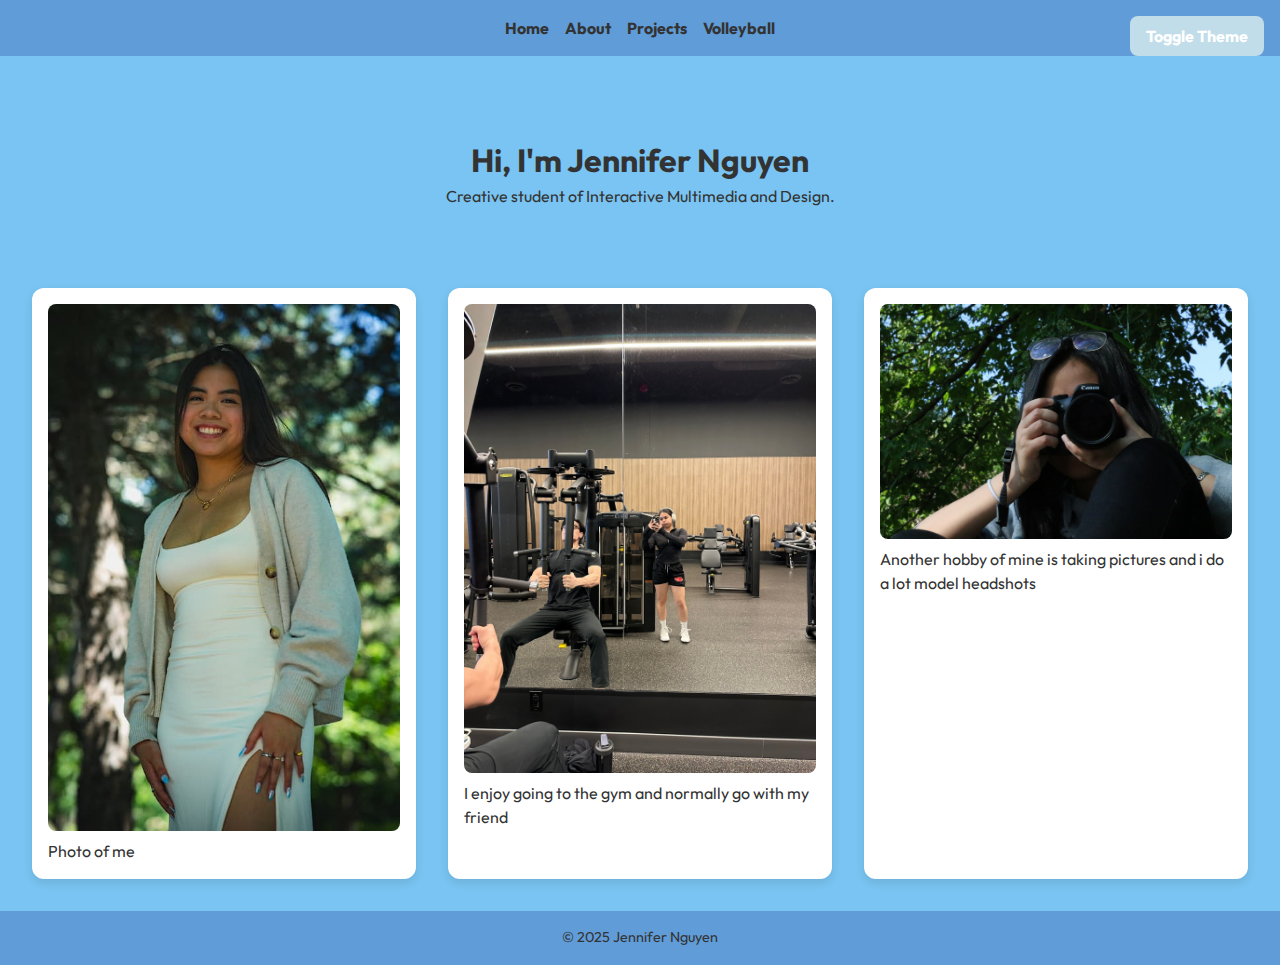
<file: index.html>
<!DOCTYPE html>
<html lang="en">
<head>
  <meta charset="UTF-8" />
  <meta name="viewport" content="width=device-width, initial-scale=1.0" />
  <link rel="icon" href="images/Volleyball-1.jpg" />
  <link rel="stylesheet" href="styles/reset.css" />
  <link rel="stylesheet" href="styles/global.css" />
  <link href="https://fonts.googleapis.com/css2?family=Outfit:wght@300;600&family=Playfair+Display:wght@500&display=swap" rel="stylesheet">
  <title>Home | Jennifer Nguyen</title>
</head>
<body>
  <a class="skip-link" href="#main">Skip to main content</a>
  <div class="page-wrapper">
  <header>
    <button id="menu-toggle" class="menu-toggle" aria-label="Toggle menu">&#9776;</button>
    <nav>
      <a href="index.html">Home</a>
      <a href="about.html">About</a>
      <a href="projects.html">Projects</a>
      <a href="volleyball.html">Volleyball</a>
    </nav>
  </header>

  <main id="main">
    <section class="hero">
      <h1>Hi, I'm Jennifer Nguyen</h1>
      <p>Creative student of Interactive Multimedia and Design.</p>
    </section>
    <section class="grid">
      <div class="card"><img src="images/me.jpg" alt="Photo of me"><p>Photo of me</p></div>
      <div class="card"><img src="images/gym.jpg" alt="At the gym"><p>I enjoy going to the gym and normally go with my friend</p></div>
      <div class="card"><img src="images/photography.jpg" alt="Photo being taken"><p>Another hobby of mine is taking pictures and i do a lot model headshots</p></div>
    </section>
    
  </main>
  <button id="back-to-top" class="back-to-top" aria-label="Scroll to top">↑</button>

  <footer>
    <p>&copy; 2025 Jennifer Nguyen</p>
  </footer>
</div>
  <script src="scripts/main.js"></script>
</body>
</html>
</file>
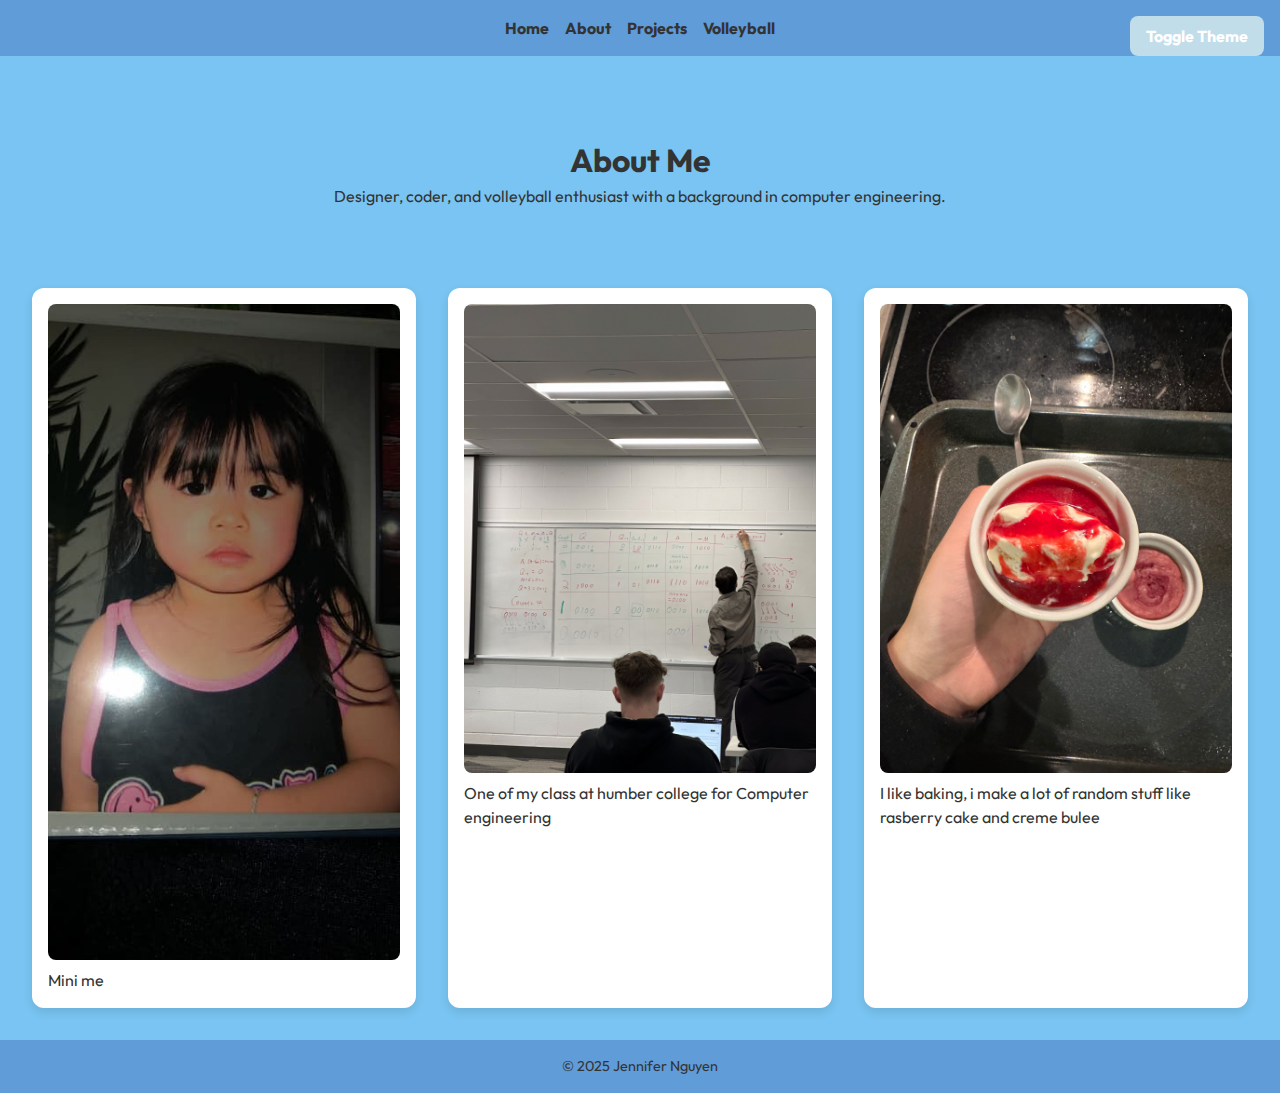
<file: about.html>
<!DOCTYPE html>
<html lang="en">
<head>
  <meta charset="UTF-8" />
  <meta name="viewport" content="width=device-width, initial-scale=1.0" />
  <link rel="icon" href="images/Volleyball-1.jpg" />
  <link rel="stylesheet" href="styles/reset.css" />
  <link rel="stylesheet" href="styles/global.css" />
  <link href="https://fonts.googleapis.com/css2?family=Outfit:wght@300;600&family=Playfair+Display:wght@500&display=swap" rel="stylesheet">
  <title>About | Jennifer Nguyen</title>
</head>

<body>
  <a class="skip-link" href="#main">Skip to main content</a>
  <div class="page-wrapper">
  <header>
    <button id="menu-toggle" class="menu-toggle" aria-label="Toggle menu">&#9776;</button>
    <nav>
      <a href="index.html">Home</a>
      <a href="about.html">About</a>
      <a href="projects.html">Projects</a>
      <a href="volleyball.html">Volleyball</a>
    </nav>
  </header>

  <main id="main">
    <section class="hero">
      <h1>About Me</h1>
      <p>Designer, coder, and volleyball enthusiast with a background in computer engineering.</p>
    </section>
    <section class="grid">
      <div class="card"><img src="images/mini_me.jpg" alt="Mini me"><p>Mini me</p></div>
      <div class="card"><img src="images/school.jpg" alt="Computer engineering class"><p>One of my class at humber college for Computer engineering</p></div>
      <div class="card"><img src="images/bake.jpg" alt="cake"><p>I like baking, i make a lot of random stuff like rasberry cake and creme bulee</p></div>
    </section>
    
  </main>
  <button id="back-to-top" class="back-to-top" aria-label="Scroll to top">↑</button>

  <footer>
    <p>&copy; 2025 Jennifer Nguyen</p>
  </footer>
</div>
  <script src="scripts/main.js"></script>
</body>
</html>
</file>
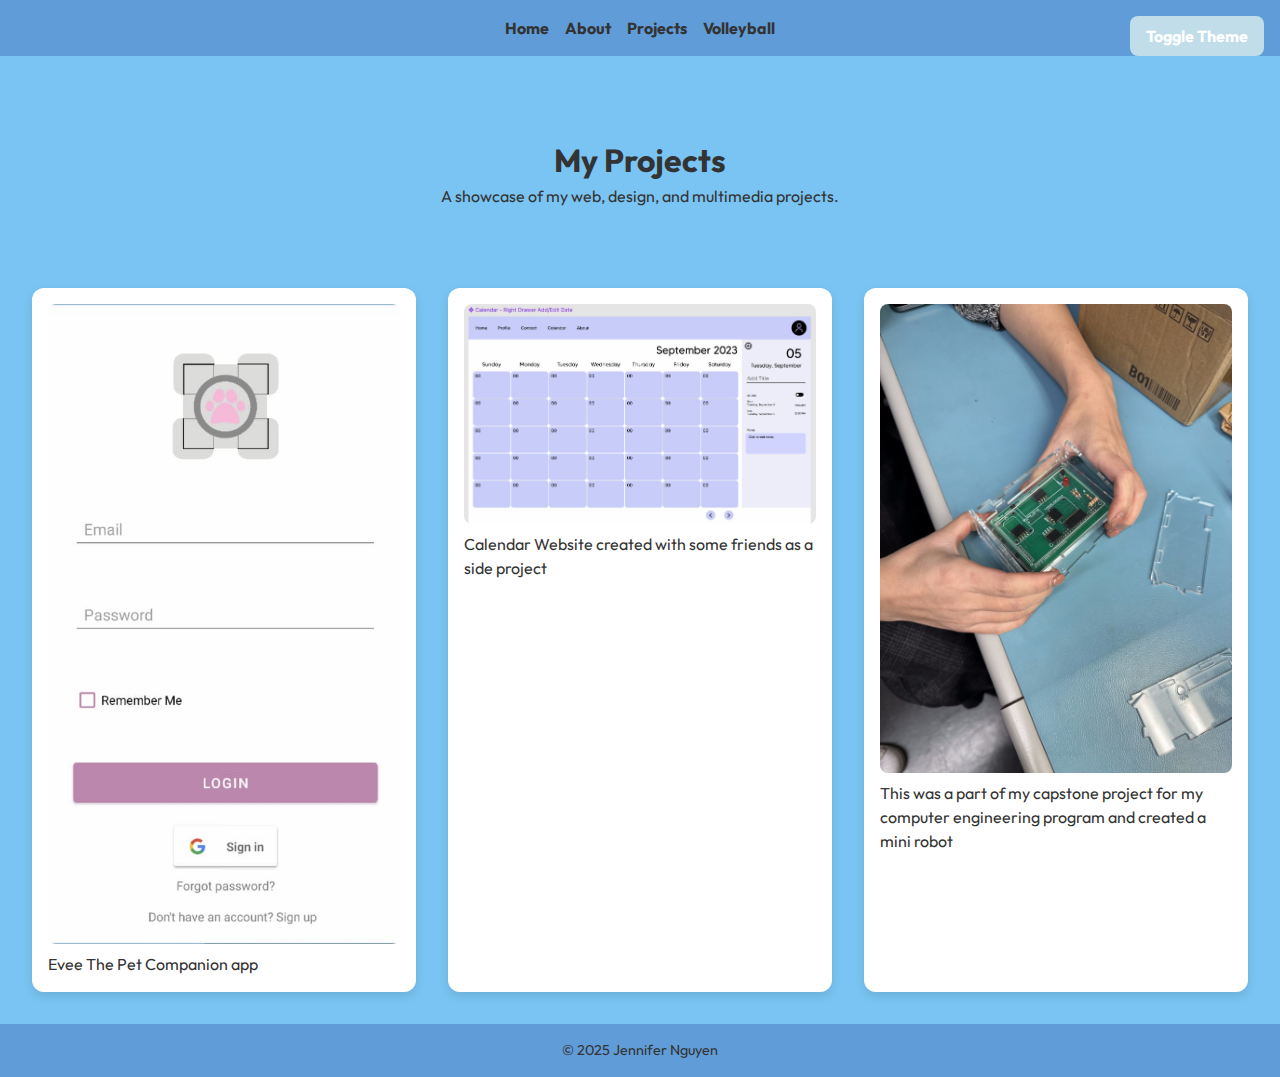
<file: projects.html>
<!DOCTYPE html>
<html lang="en">
<head>
  <meta charset="UTF-8" />
  <meta name="viewport" content="width=device-width, initial-scale=1.0" />
  <link rel="icon" href="images/Volleyball-1.jpg" />
  <link rel="stylesheet" href="styles/reset.css" />
  <link rel="stylesheet" href="styles/global.css" />
  <link href="https://fonts.googleapis.com/css2?family=Outfit:wght@300;600&family=Playfair+Display:wght@500&display=swap" rel="stylesheet">
  <title>Projects | Jennifer Nguyen</title>
</head>
<body>
  <a class="skip-link" href="#main">Skip to main content</a>
  <div class="page-wrapper">
  <header>
    <button id="menu-toggle" class="menu-toggle" aria-label="Toggle menu">&#9776;</button>
    <nav>
      <a href="index.html">Home</a>
      <a href="about.html">About</a>
      <a href="projects.html">Projects</a>
      <a href="volleyball.html">Volleyball</a>
    </nav>
  </header>

  <main id="main">
    <section class="hero">
      <h1>My Projects</h1>
      <p>A showcase of my web, design, and multimedia projects.</p>
    </section>
    <section class="grid">
      <div class="card"><img src="images/evee.jpg" alt="Evee The Pet Companion app"><p>Evee The Pet Companion app</p></div>
      <div class="card"><img src="images/calendar.jpg" alt="Calendar Website"><p>Calendar Website created with some friends as a side project</p></div>
      <div class="card"><img src="images/project.jpg" alt="Capstone project"><p>This was a part of my capstone project for my computer engineering program and created a mini robot</p></div>
    </section>
    
  </main>
  <button id="back-to-top" class="back-to-top" aria-label="Scroll to top">↑</button>

  <footer>
    <p>&copy; 2025 Jennifer Nguyen</p>
  </footer>
</div>
  <script src="scripts/main.js"></script>
</body>
</html>
</file>
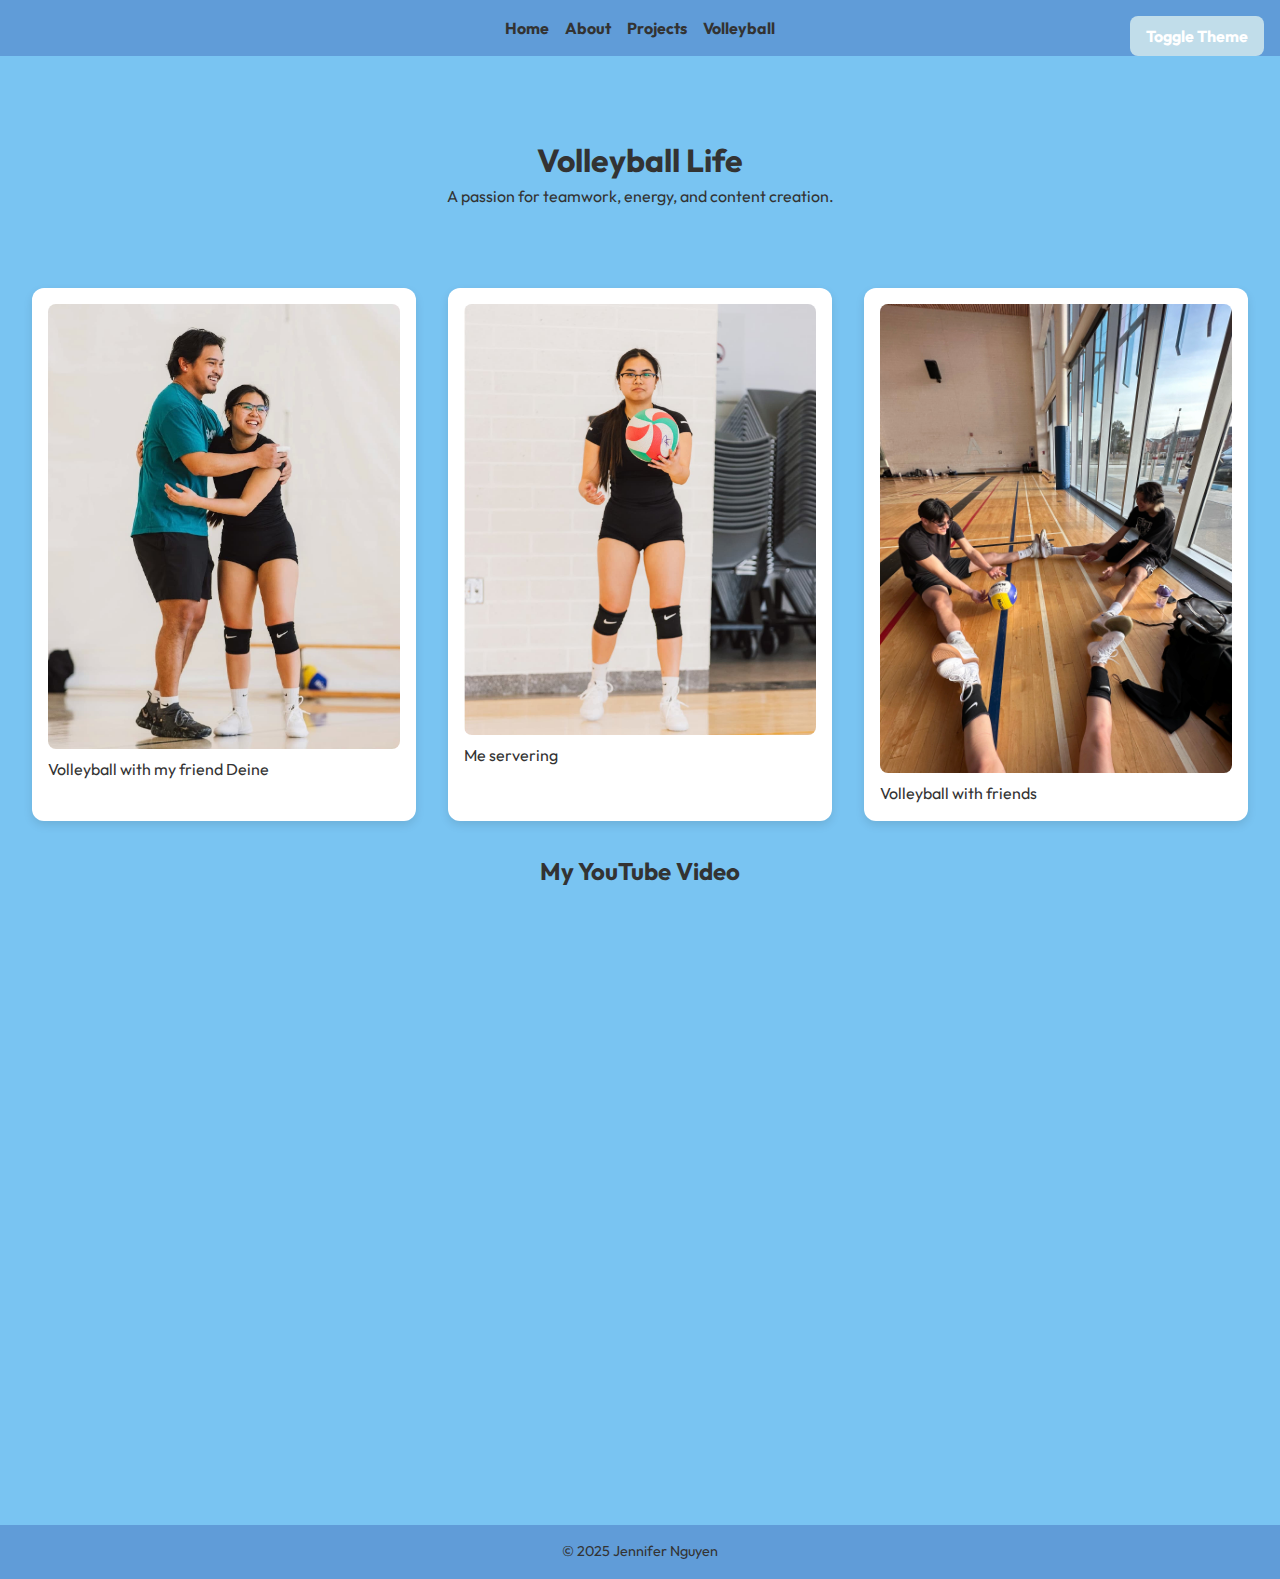
<file: volleyball.html>
<!DOCTYPE html>
<html lang="en">
<head>
  <meta charset="UTF-8" />
  <meta name="viewport" content="width=device-width, initial-scale=1.0" />
  <link rel="icon" href="images/Volleyball-1.jpg" />
  <link rel="stylesheet" href="styles/reset.css" />
  <link rel="stylesheet" href="styles/global.css" />
  <link href="https://fonts.googleapis.com/css2?family=Outfit:wght@300;600&family=Playfair+Display:wght@500&display=swap" rel="stylesheet">
  <title>Volleyball | Jennifer Nguyen</title>
</head>
<body>
  <a class="skip-link" href="#main">Skip to main content</a>
  <div class="page-wrapper">
  <header>
    <button id="menu-toggle" class="menu-toggle" aria-label="Toggle menu">&#9776;</button>
    <nav>
      <a href="index.html">Home</a>
      <a href="about.html">About</a>
      <a href="projects.html">Projects</a>
      <a href="volleyball.html">Volleyball</a>
    </nav>
  </header>

  <main id="main">
    <section class="hero">
      <h1>Volleyball Life</h1>
      <p>A passion for teamwork, energy, and content creation.</p>
    </section>
    <section class="grid">
      <div class="card"><img src="images/volleyball.jpg" alt="Volleyball with my friend Deine"><p>Volleyball with my friend Deine</p></div>
      <div class="card"><img src="images/me_volleyball.jpg" alt="Me servering"><p>Me servering</p></div>
      <div class="card"><img src="images/volleyball_2.jpg" alt="Volleyball with friends"><p>Volleyball with friends</p></div>
    </section>
    
    <section class="youtube-section">
      <h2>My YouTube Video</h2>
      <div class="video-wrapper">
        <iframe
          src="https://www.youtube.com/embed/n7hWUb--Q1c"
          title="Volleyball highlights"
          allow="accelerometer; autoplay; clipboard-write; encrypted-media; gyroscope; picture-in-picture"
          allowfullscreen>
        </iframe>
      </div>
    </section>
  </main>
  <button id="back-to-top" class="back-to-top" aria-label="Scroll to top">↑</button>

  <footer>
    <p>&copy; 2025 Jennifer Nguyen</p>
  </footer>
</div>
  <script src="scripts/main.js"></script>
</body>
</html>
</file>
<file: styles/global.css>
:root {
  --bg-color: #79c4f2;
  --text-color: #333;
  --accent-color: #c1ddea;
  --header-footer-color: #609cd8;
  --card-bg: #fff;
  --hover-link: #87b4e4;
  --visited-link: #000000;
}

body.dark {
  --bg-color: #1e1e1e;
  --text-color: #f1f1f1;
  --accent-color: #f6c177;
  --header-footer-color: #2c2c2c;
  --card-bg: #2a2a2a;
  --hover-link: #f6c177;
  --visited-link: #c1a57b;
}

/* Base styles */
html, body {
  height: 100%;
  margin: 0;
  padding: 0;
}

body {
  font-family: 'Outfit', sans-serif;
  background-color: var(--bg-color);
  color: var(--text-color);
  transition: background-color 0.3s ease, color 0.3s ease;
}

/* Skip Link */
.skip-link {
  position: absolute;
  left: -999px;
  top: auto;
  width: 1px;
  height: 1px;
  overflow: hidden;
  background: #000;
  color: #fff;
  padding: 0.5rem 1rem;
  z-index: 1000;
  font-weight: bold;
  text-decoration: none;
  transition: 0.2s;
}

.skip-link:focus {
  position: absolute;
  left: 1rem;
  top: 1rem;
  width: auto;
  height: auto;
}

/* Page layout */
.page-wrapper {
  display: flex;
  flex-direction: column;
  min-height: 100vh;
}

main {
  flex: 1;
  padding: 2rem;
}

/* Header & Footer */
header, footer {
  background-color: var(--header-footer-color);
  text-align: center;
  padding: 1rem;
  transition: background-color 0.3s ease;
}

footer {
  color: var(--text-color);
  font-size: 0.9rem;
}

/* Navigation */
.menu-toggle {
  display: none;
  font-size: 2rem;
  background: none;
  border: none;
  cursor: pointer;
}

nav {
  display: flex;
  justify-content: center;
  flex-wrap: wrap;
  gap: 1rem;
}

nav a {
  text-decoration: none;
  color: var(--text-color);
  font-weight: bold;
}

nav a:hover {
  color: var(--hover-link);
}

nav a:visited {
  color: var(--visited-link);
}

/* Hero Section */
.hero {
  text-align: center;
  padding: 3rem 1rem;
}

/* Card Grid */
.grid {
  display: grid;
  gap: 2rem;
  grid-template-columns: repeat(auto-fit, minmax(250px, 1fr));
  margin-top: 2rem;
}

.card {
  background-color: var(--card-bg);
  border-radius: 12px;
  box-shadow: 0 4px 10px rgba(0,0,0,0.1);
  padding: 1rem;
  transition: background-color 0.3s ease;
}

.card img {
  border-radius: 8px;
  margin-bottom: 0.5rem;
  width: 100%;
  height: auto;
}

/* YouTube Section */
.youtube-section {
  display: flex;
  flex-direction: column;
  align-items: center;
  padding: 2rem 1rem;
}

.video-wrapper {
  position: relative;
  width: 100%;
  max-width: 960px;
  aspect-ratio: 16 / 9; 
  margin-bottom: 2rem;
}

.video-wrapper iframe {
  width: 100%;
  height: 100%;
  border: none;
  border-radius: 12px;
}

/* Toggle Theme Button */
.toggle-theme {
  position: absolute;
  top: 1rem;
  right: 1rem;
  padding: 0.5rem 1rem;
  background: var(--accent-color);
  color: white;
  border: none;
  border-radius: 8px;
  cursor: pointer;
  font-weight: bold;
  transition: background 0.3s ease;
}

/* Focus Styles */
a:focus, button:focus {
  outline: 2px solid var(--accent-color);
  outline-offset: 3px;
}

/* Back to Top Button */
.back-to-top {
  position: fixed;
  bottom: 1.5rem;
  right: 1.5rem;
  padding: 0.75rem 1rem;
  font-size: 1.25rem;
  background-color: var(--accent-color);
  color: #fff;
  border: none;
  border-radius: 50%;
  cursor: pointer;
  box-shadow: 0 4px 8px rgba(0,0,0,0.2);
  opacity: 0;
  pointer-events: none;
  transition: opacity 0.3s ease, transform 0.3s ease;
  z-index: 100;
}

.back-to-top.show {
  opacity: 1;
  pointer-events: auto;
  transform: translateY(0);
}

/* Mobile Navigation */
@media (max-width: 768px) {
  .menu-toggle {
    display: block;
  }

  nav {
    display: none;
    flex-direction: column;
    background-color: var(--header-footer-color);
    padding: 1rem;
  }

  nav.active {
    display: flex;
  }
}

@media (max-width: 600px) {
  .back-to-top {
    bottom: 1rem;
    right: 1rem;
    padding: 0.5rem;
    font-size: 1rem;
  }
}
</file>
